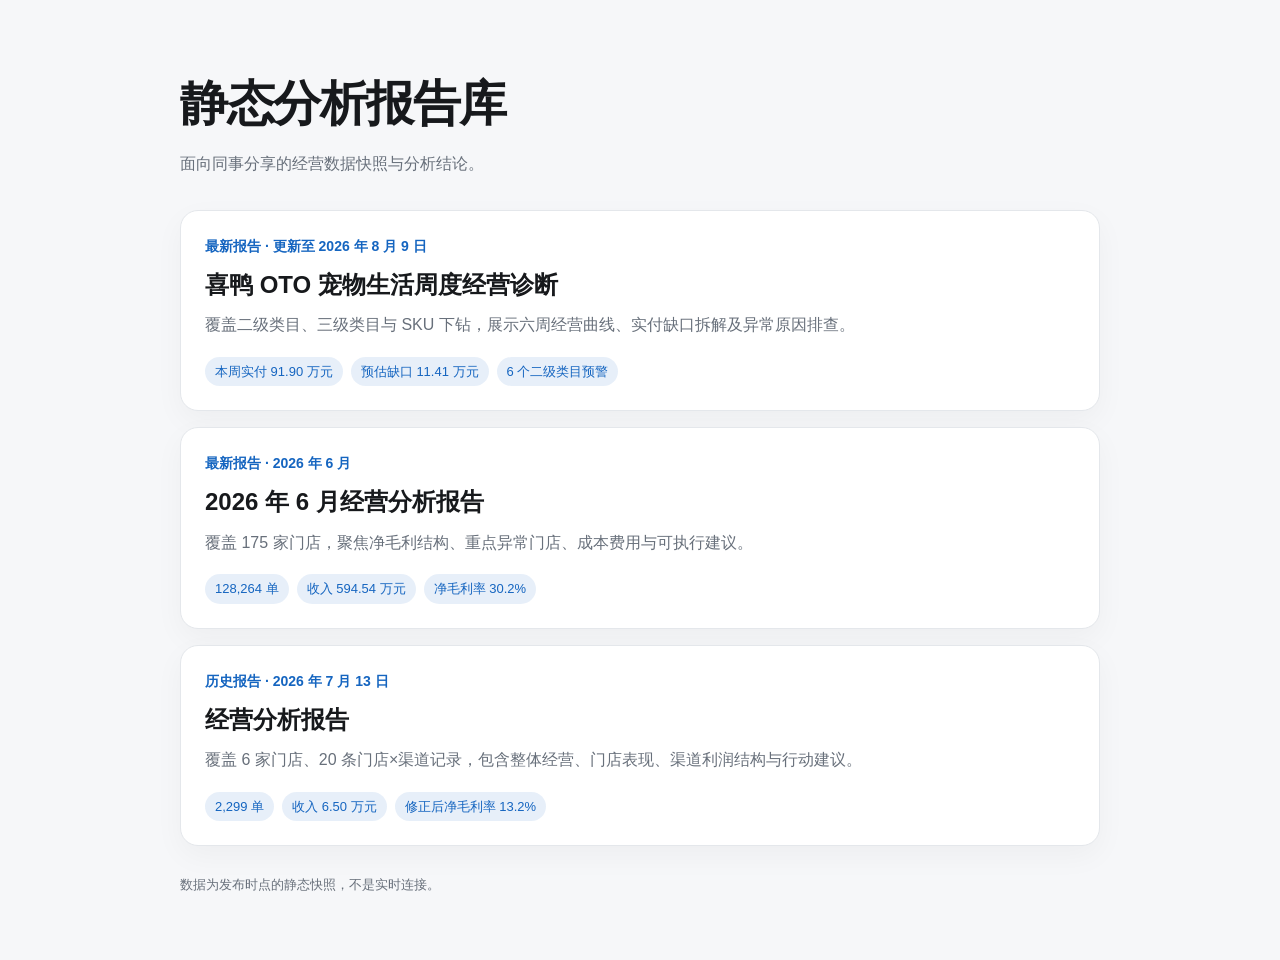
<file: index.html>
<!doctype html>
<html lang="zh-CN">
<head>
  <meta charset="utf-8">
  <meta name="viewport" content="width=device-width,initial-scale=1">
  <meta name="color-scheme" content="light dark">
  <title>静态分析报告库</title>
  <style>
    :root { color-scheme: light dark; --bg:#f6f7f9; --panel:#fff; --text:#17191c; --muted:#68707b; --line:#e4e7eb; --brand:#1565c0; }
    @media (prefers-color-scheme:dark) { :root { --bg:#111315; --panel:#1a1d21; --text:#f1f3f5; --muted:#a9b0ba; --line:#30343a; --brand:#82b1ff; } }
    * { box-sizing:border-box; }
    body { margin:0; background:var(--bg); color:var(--text); font:16px/1.65 -apple-system,BlinkMacSystemFont,"Segoe UI","PingFang SC","Microsoft YaHei",sans-serif; }
    main { width:min(920px,calc(100% - 32px)); margin:0 auto; padding:64px 0; }
    header { margin-bottom:32px; }
    h1 { margin:0 0 8px; font-size:clamp(30px,5vw,48px); letter-spacing:-.03em; }
    p { margin:0; color:var(--muted); }
    .card { display:block; padding:24px; border:1px solid var(--line); border-radius:18px; background:var(--panel); color:inherit; text-decoration:none; box-shadow:0 10px 30px rgb(0 0 0 / .04); transition:transform .15s ease,border-color .15s ease; }
    .card + .card { margin-top:16px; }
    .card:hover { transform:translateY(-2px); border-color:var(--brand); }
    .meta { color:var(--brand); font-weight:650; font-size:14px; }
    h2 { margin:7px 0 8px; font-size:24px; }
    .tags { display:flex; flex-wrap:wrap; gap:8px; margin-top:18px; }
    .tag { padding:4px 10px; border-radius:999px; background:color-mix(in srgb,var(--brand) 10%,transparent); color:var(--brand); font-size:13px; }
    footer { margin-top:28px; color:var(--muted); font-size:13px; }
  </style>
</head>
<body>
  <main>
    <header>
      <h1>静态分析报告库</h1>
      <p>面向同事分享的经营数据快照与分析结论。</p>
    </header>
    <a class="card" href="reports/2026-08-14-xiya-oto-pet-weekly/">
      <div class="meta">最新报告 · 更新至 2026 年 8 月 9 日</div>
      <h2>喜鸭 OTO 宠物生活周度经营诊断</h2>
      <p>覆盖二级类目、三级类目与 SKU 下钻，展示六周经营曲线、实付缺口拆解及异常原因排查。</p>
      <div class="tags"><span class="tag">本周实付 91.90 万元</span><span class="tag">预估缺口 11.41 万元</span><span class="tag">6 个二级类目预警</span></div>
    </a>
    <a class="card" href="reports/2026-07-14-june-operating-analysis/">
      <div class="meta">最新报告 · 2026 年 6 月</div>
      <h2>2026 年 6 月经营分析报告</h2>
      <p>覆盖 175 家门店，聚焦净毛利结构、重点异常门店、成本费用与可执行建议。</p>
      <div class="tags"><span class="tag">128,264 单</span><span class="tag">收入 594.54 万元</span><span class="tag">净毛利率 30.2%</span></div>
    </a>
    <a class="card" href="reports/2026-07-13-operating-analysis/">
      <div class="meta">历史报告 · 2026 年 7 月 13 日</div>
      <h2>经营分析报告</h2>
      <p>覆盖 6 家门店、20 条门店×渠道记录，包含整体经营、门店表现、渠道利润结构与行动建议。</p>
      <div class="tags"><span class="tag">2,299 单</span><span class="tag">收入 6.50 万元</span><span class="tag">修正后净毛利率 13.2%</span></div>
    </a>
    <footer>数据为发布时点的静态快照，不是实时连接。</footer>
  </main>
</body>
</html>
</file>
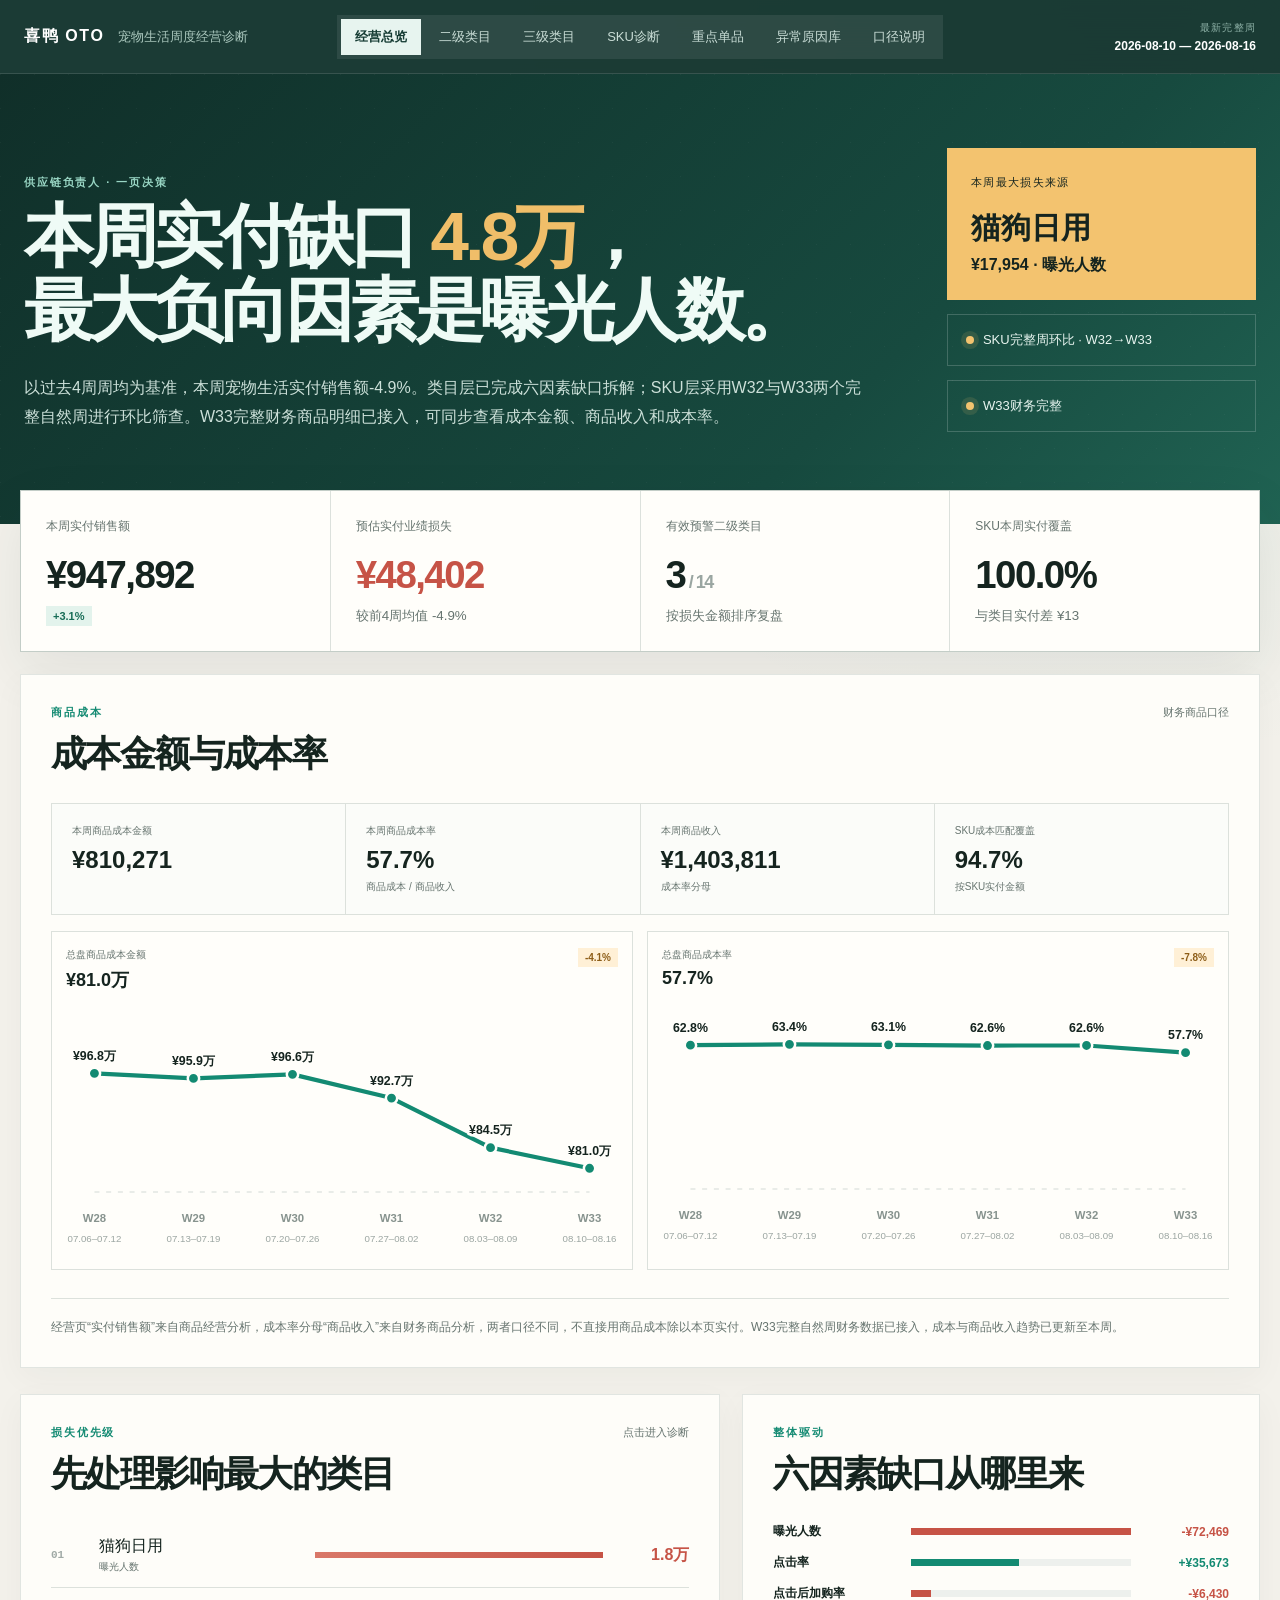
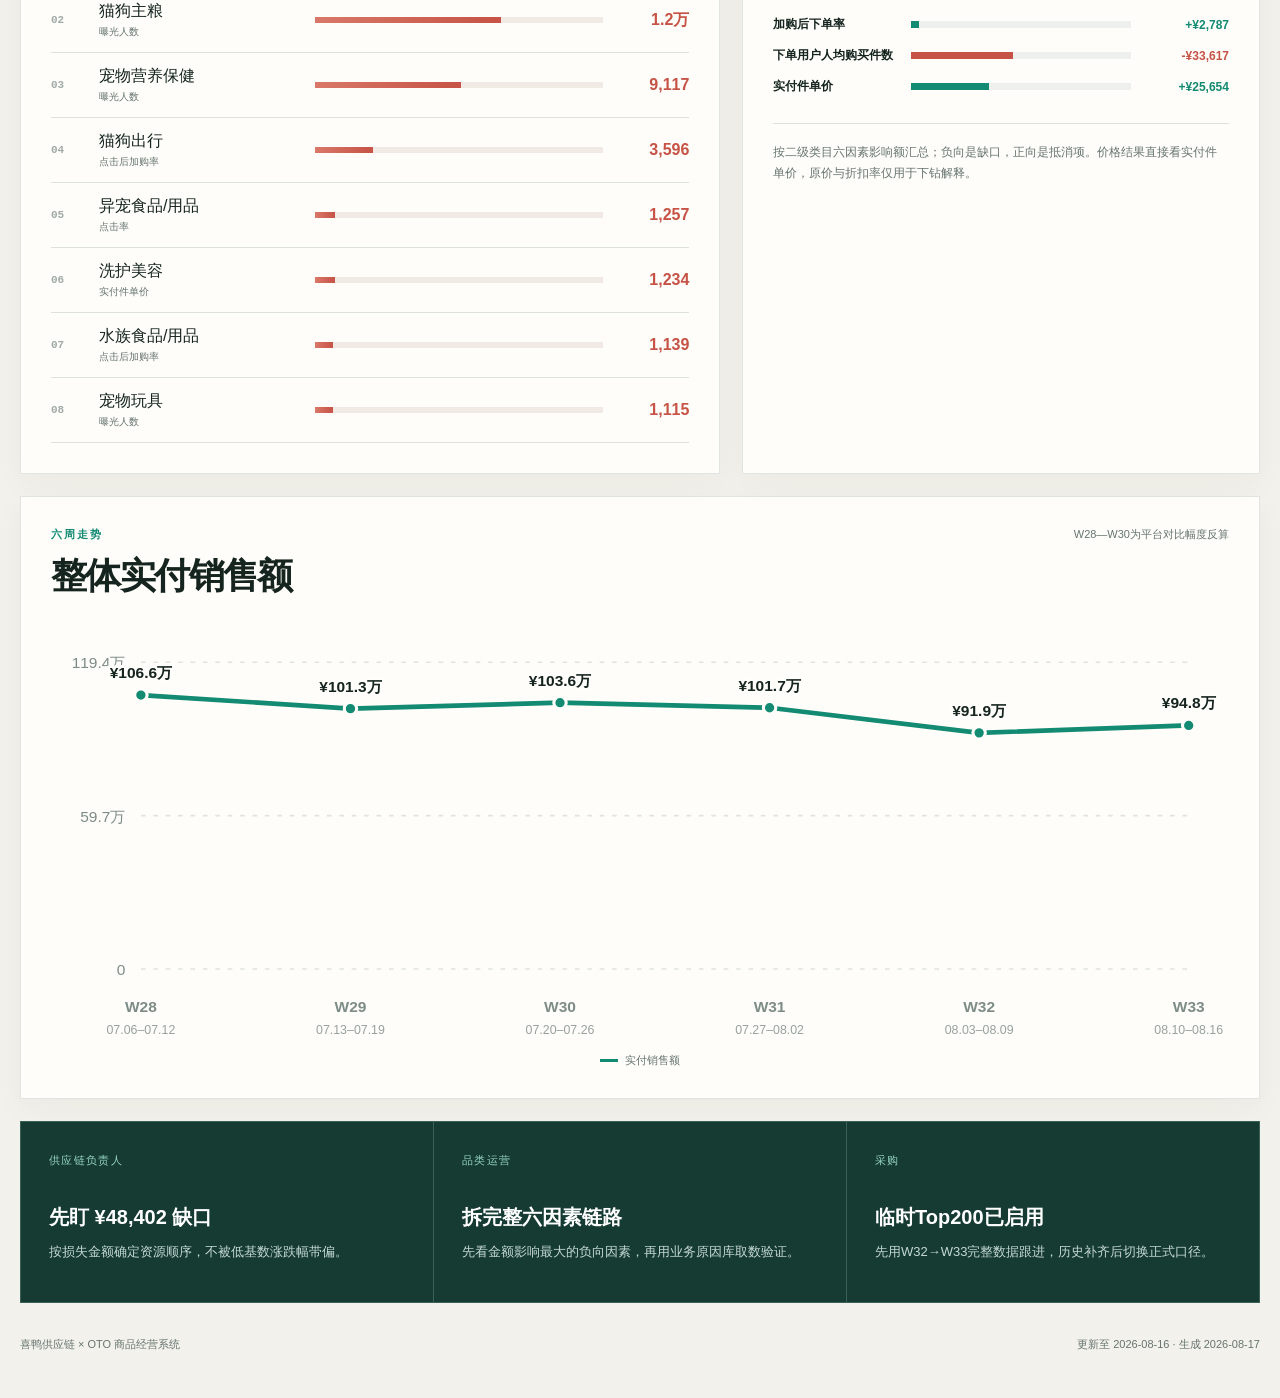
<file: reports/2026-08-14-xiya-oto-pet-weekly/index.html>
<!doctype html>
<html lang="zh-CN">
  <head>
    <meta charset="UTF-8" />
    <meta name="viewport" content="width=device-width, initial-scale=1.0" />
    <meta name="description" content="喜鸭 OTO 宠物生活周度经营诊断" />
    <title>喜鸭 OTO｜宠物生活经营决策看板</title>
    <script type="module" crossorigin src="./assets/index-Dbuti-pf.js"></script>
    <link rel="stylesheet" crossorigin href="./assets/index-DSlEq-Fm.css">
  </head>
  <body><div id="root"></div></body>
</html>
</file>
<file: reports/2026-08-14-xiya-oto-pet-weekly/assets/index-DSlEq-Fm.css>
:root{--ink:#15241f;--muted:#66746f;--paper:#f3f1eb;--panel:#fffefa;--deep:#153b33;--teal:#138a72;--mint:#99d6c4;--red:#c65346;--red-soft:#f9e7e3;--gold:#d99a3d;--amber-soft:#fff0d6;--green-soft:#e3f3ec;--line:#dce1dc;--shadow:0 20px 55px #19393014}*{box-sizing:border-box}html{scroll-behavior:smooth}body{color:var(--ink);background:radial-gradient(circle at 88% 0, #138a7217, transparent 24%), var(--paper);margin:0;font-family:-apple-system,BlinkMacSystemFont,Segoe UI,PingFang SC,Microsoft YaHei,sans-serif}button,input,select{font:inherit;color:inherit}button{cursor:pointer}main{min-height:100vh}.topbar{z-index:20;color:#fff;-webkit-backdrop-filter:blur(18px);backdrop-filter:blur(18px);background:#12342df5;border-bottom:1px solid #ffffff1f;grid-template-columns:1fr auto 1fr;align-items:center;min-height:74px;padding:0 max(24px,50vw - 720px);display:grid;position:sticky;top:0}.brand{align-items:baseline;gap:14px;display:flex}.brand span{letter-spacing:.1em;font-weight:850}.brand small{color:#aac7bd}.topbar nav{background:#ffffff14;gap:4px;padding:4px;display:flex}.topbar nav button{color:#c9ddd6;background:0 0;border:0;padding:9px 14px;font-size:13px}.topbar nav button.active{color:var(--deep);background:#e7f4ef;font-weight:760}.period{text-align:right;justify-self:end}.period span,.period strong{display:block}.period span{color:#8eb2a7;letter-spacing:.12em;font-size:10px}.period strong{margin-top:4px;font-size:12px}.hero{color:#effbf6;background:linear-gradient(120deg,#ffffff0a 1px,#0000 1px) 0 0/34px 34px,linear-gradient(135deg,#102f29,#174a3f 68%,#206353);grid-template-columns:1.5fr .55fr;align-items:end;gap:80px;padding:74px max(24px,50vw - 660px) 92px;display:grid}.eyebrow{color:var(--teal);letter-spacing:.17em;text-transform:uppercase;margin:0 0 10px;font-size:11px;font-weight:850}.hero .eyebrow{color:var(--mint)}h1{letter-spacing:-.055em;margin:0;font-size:clamp(38px,5.4vw,76px);line-height:1.06}.hero h1 em{color:#f0be69;font-style:normal}.hero-copy{color:#cce0d9;max-width:850px;margin:26px 0 0;font-size:16px;line-height:1.85}.hero-side{gap:14px;display:grid}.signal{color:var(--ink);background:#f3c36f;padding:24px}.signal span{letter-spacing:.12em;font-size:11px}.signal strong{margin:18px 0 6px;font-size:30px;display:block}.signal p{margin:0;font-weight:700}.gate{color:#e8f5f0;border:1px solid #ffffff2e;padding:16px 18px;font-size:13px}.gate .dot{background:#f3c36f;border-radius:50%;width:8px;height:8px;margin-right:9px;display:inline-block;box-shadow:0 0 0 5px #f3c36f1f}.kpis,.overview-grid,.weekly-panel,.action-cards,.workspace,footer{width:min(1320px,100% - 40px);margin-inline:auto}.kpis{background:var(--line);box-shadow:var(--shadow);border:1px solid #153b331f;grid-template-columns:repeat(4,1fr);gap:1px;margin-top:-34px;display:grid}.kpis article{background:var(--panel);min-height:152px;padding:25px}.kpis span:first-child{color:var(--muted);font-size:12px}.kpis strong{letter-spacing:-.04em;margin:18px 0 9px;font-size:clamp(27px,3vw,39px);display:block}.kpis strong b{color:#9aa6a1;font-size:18px}.kpis small{color:var(--muted)}.cost-overview{width:min(1320px,100% - 40px);margin:22px auto 0}.cost-overview-kpis{background:var(--line);border:1px solid var(--line);grid-template-columns:repeat(4,1fr);gap:1px;display:grid}.cost-overview-kpis>div{background:#fbfcf9;padding:20px}.cost-overview-kpis span,.cost-overview-kpis small{color:var(--muted);font-size:10px;display:block}.cost-overview-kpis strong{margin:8px 0 6px;font-size:24px;display:block}.cost-trend-grid{grid-template-columns:1fr 1fr;gap:14px;margin-top:16px;display:grid}.loss-number{color:var(--red)!important}.change{font-variant-numeric:tabular-nums;padding:4px 7px;font-size:11px;font-weight:800;display:inline-flex}.change.down{color:#a93f35;background:var(--red-soft)}.change.soft-down{color:#8d5d17;background:var(--amber-soft)}.change.up{color:#176c56;background:var(--green-soft)}.change.flat{color:var(--muted);background:#ecefec}.status{white-space:nowrap;align-items:center;gap:6px;padding:4px 7px;font-size:10px;font-weight:750;display:inline-flex}.status i{border-radius:50%;width:6px;height:6px}.status.red{color:#a53c31;background:var(--red-soft)}.status.red i{background:var(--red)}.status.amber{color:#8c5911;background:var(--amber-soft)}.status.amber i{background:var(--gold)}.status.green{color:#176c56;background:var(--green-soft)}.status.green i{background:var(--teal)}.status.gray{color:#6b7571;background:#ecefec}.status.gray i{background:#8d9994}.overview-grid{grid-template-columns:1.15fr .85fr;gap:22px;margin-top:26px;display:grid}.panel{background:#fffefaf5;border:1px solid #153b331f;padding:30px;box-shadow:0 9px 30px #16352d0a}.panel-head{justify-content:space-between;align-items:flex-start;gap:24px;margin-bottom:24px;display:flex}.panel-head h2,.detail-head h2,.method-cards h2{letter-spacing:-.045em;margin:0;font-size:clamp(24px,3vw,36px)}.panel-head>span{color:var(--muted);font-size:11px}.loss-ranking button{border:0;border-bottom:1px solid var(--line);text-align:left;background:0 0;grid-template-columns:34px minmax(140px,.7fr) 1fr 72px;align-items:center;gap:14px;width:100%;padding:13px 0;display:grid}.loss-ranking button:hover .rank-name strong{color:var(--teal)}.rank{color:#a0aaa6;font:700 11px ui-monospace,SFMono-Regular,Menlo,monospace}.rank-name strong,.rank-name small{display:block}.rank-name small{color:var(--muted);margin-top:3px;font-size:10px}.rank-bar{background:#f0e9e4;height:6px}.rank-bar i{background:linear-gradient(90deg,#d97869,var(--red));height:100%;display:block}.loss-ranking button>strong{color:var(--red);text-align:right}.factor-bars{gap:14px;margin-top:16px;display:grid}.factor-row{grid-template-columns:minmax(150px,1fr) minmax(80px,1.35fr) 86px;align-items:center;gap:12px;display:grid}.factor-meta span,.factor-meta small{display:block}.factor-meta span{font-size:12px;font-weight:760}.factor-meta small{color:var(--muted);margin-top:4px;font-size:9px;line-height:1.5}.factor-meta .change{margin-left:5px;padding:2px 4px;font-size:8px;display:inline-flex}.factor-track{background:#edf0ed;height:7px;overflow:hidden}.factor-track i{height:100%;display:block}.factor-track i.negative{background:var(--red)}.factor-track i.positive{background:var(--teal)}.factor-row>strong{text-align:right;font-size:12px}.negative{color:var(--red)}.positive{color:var(--teal)}.summary-factors .factor-row{grid-template-columns:minmax(125px,.8fr) 1.4fr 86px}.panel-note{color:var(--muted);border-top:1px solid var(--line);margin:28px 0 0;padding-top:18px;font-size:12px;line-height:1.7}.weekly-panel{margin-top:22px}.line-chart-wrap{width:100%}.line-chart{width:100%;height:auto;min-height:210px;display:block;overflow:visible}.line-chart line{stroke:#dfe4df;stroke-dasharray:3 5}.line-chart text{fill:#7e8c87;font-size:10px}.line-chart text.week-axis-label{font-weight:700}.line-chart text.week-axis-label .week-date-label{fill:#97a19d;font-size:8px;font-weight:500}.line-chart text.point-value{fill:var(--ink);paint-order:stroke;stroke:var(--panel);stroke-width:4px;stroke-linejoin:round;font-size:10px;font-weight:800}.line-chart .series{fill:none;stroke-width:3px;stroke-linecap:round;stroke-linejoin:round}.line-chart circle{stroke:var(--panel);stroke-width:2px}.legend{color:var(--muted);justify-content:center;gap:18px;font-size:11px;display:flex}.legend span{align-items:center;gap:7px;display:flex}.legend i{width:18px;height:3px}.action-cards{background:#386158;border:1px solid #386158;grid-template-columns:repeat(3,1fr);gap:1px;margin-top:22px;display:grid}.action-cards article{color:#fff;background:var(--deep);min-height:180px;padding:28px}.action-cards span{color:var(--mint);letter-spacing:.12em;font-size:11px}.action-cards strong{margin:36px 0 10px;font-size:20px;display:block}.action-cards p{color:#c5d9d2;margin:0;font-size:13px;line-height:1.7}.workspace{padding:54px 0 20px}.workspace-head{justify-content:space-between;align-items:flex-end;gap:36px;margin-bottom:30px;display:flex}.workspace-head h1{font-size:clamp(38px,5vw,62px)}.workspace-head p:last-child{color:var(--muted)}.workspace-head label{color:var(--muted);gap:7px;font-size:11px;display:grid}.filters{align-items:flex-end;gap:12px;display:flex}select,input{background:var(--panel);border:1px solid #bdc8c2;border-radius:0;outline:0;min-width:220px;padding:11px 12px}select:focus,input:focus{border-color:var(--teal);box-shadow:0 0 0 3px #138a721a}.category-layout{grid-template-columns:360px 1fr;align-items:start;gap:22px;display:grid}.category-list{background:var(--panel);border:1px solid var(--line);max-height:calc(100vh - 160px);display:grid;overflow-y:auto}.category-list button{border:0;border-bottom:1px solid var(--line);text-align:left;background:0 0;grid-template-columns:1fr auto;gap:6px 12px;padding:16px;display:grid}.category-list button:hover{background:#f2f8f5}.category-list button.active{box-shadow:inset 4px 0 var(--teal);background:#e6f3ee}.category-list button>span:nth-child(2){text-align:right}.category-list strong,.category-list small,.category-list b{display:block}.category-list small{color:var(--muted);margin-top:4px;font-size:10px}.category-list b{color:var(--red);margin-bottom:6px;font-size:12px}.mini-trend{grid-column:1/-1;width:100%;height:34px}.mini-trend path{fill:none;stroke-width:2px}.mini-trend circle{stroke:var(--panel);stroke-width:1.5px}.mini-trend.teal path{stroke:var(--teal)}.mini-trend.teal circle{fill:var(--teal)}.mini-trend.red path{stroke:var(--red)}.mini-trend.red circle{fill:var(--red)}.detail-panel{background:var(--panel);border:1px solid var(--line);box-shadow:var(--shadow);padding:30px}.detail-head{justify-content:space-between;align-items:flex-start;gap:24px;display:flex}.detail-kpis{border-block:1px solid var(--line);grid-template-columns:repeat(3,1fr);margin:26px 0;display:grid}.detail-kpis>div{border-right:1px solid var(--line);padding:20px}.detail-kpis>div:last-child{border-right:0}.detail-kpis span:first-child,.detail-kpis small{color:var(--muted);font-size:11px;display:block}.detail-kpis strong{margin:9px 0 7px;font-size:22px;display:block}.detail-grid{grid-template-columns:1.18fr .82fr;gap:16px;display:grid}.chart-card,.driver-card{border:1px solid var(--line);background:#fbfcf9;min-width:0;padding:20px}.card-label{color:var(--muted);letter-spacing:.08em;font-size:11px}.equation{color:var(--muted);background:#eef2ee;margin-top:25px;padding:12px;font-size:11px}.diagnosis-strip{color:#fff;background:#356157;grid-template-columns:1fr 1fr;gap:1px;margin-top:16px;display:grid}.diagnosis-strip>div{background:var(--deep);padding:20px}.diagnosis-strip span{color:var(--mint);letter-spacing:.12em;font-size:10px}.diagnosis-strip p{margin:8px 0 0;font-size:13px;line-height:1.7}.all-curves{border:1px solid var(--line);background:#f8faf7;margin-top:18px;padding:24px}.all-curves-head{justify-content:space-between;align-items:flex-end;gap:22px;margin-bottom:18px;display:flex}.all-curves-head h3{letter-spacing:-.035em;margin:0;font-size:24px}.all-curves-head>span{color:var(--muted);font-size:10px}.metric-curve-grid{grid-template-columns:repeat(3,minmax(0,1fr));gap:12px;display:grid}.metric-curve{border:1px solid var(--line);background:var(--panel);min-width:0;padding:16px 14px 10px}.metric-curve-head{justify-content:space-between;align-items:flex-start;gap:10px;display:flex}.metric-curve-head span,.metric-curve-head strong{display:block}.metric-curve-head span{color:var(--muted);font-size:10px}.metric-curve-head strong{margin-top:6px;font-size:18px}.metric-curve svg{width:100%;height:auto;margin-top:6px;display:block;overflow:visible}.metric-curve svg>line{stroke:#e2e6e2;stroke-dasharray:3 4}.metric-curve svg>path{fill:none;stroke:var(--teal);stroke-width:2.5px;stroke-linecap:round;stroke-linejoin:round}.metric-curve svg circle{fill:var(--teal);stroke:var(--panel);stroke-width:1.5px}.metric-curve svg text{fill:var(--ink);paint-order:stroke;stroke:var(--panel);stroke-width:3px;stroke-linejoin:round;font-size:7.4px;font-weight:750}.metric-curve svg text.metric-week{fill:#87938e;stroke:none;font-size:6.8px;font-weight:600}.metric-curve svg text.metric-week .metric-week-date{fill:#9ca6a2;font-size:5.8px;font-weight:500}.compact-list button{padding:13px 15px}.sku-clues{background:var(--panel);border:1px solid var(--line);margin-top:18px;padding:26px}.sku-clues article{border-top:1px solid var(--line);grid-template-columns:1fr 130px 150px;gap:16px;padding:15px 0;display:grid}.sku-clues strong,.sku-clues small,.sku-clues span,.sku-clues b{display:block}.sku-clues small,.sku-clues span{color:var(--muted);margin-top:5px;font-size:11px}.empty{color:var(--muted)}.coverage-banner{color:#fff;background:#496d64;border:1px solid #496d64;grid-template-columns:.6fr .6fr .45fr 1.45fr;gap:1px;margin-bottom:22px;display:grid}.coverage-banner>div{background:var(--deep);padding:26px}.coverage-banner span{color:var(--mint);font-size:11px}.coverage-banner strong{margin-top:14px;font-size:30px;display:block}.coverage-rule b{color:#f1c274}.coverage-rule p{color:#c9dbd5;margin:10px 0 0;line-height:1.7}.sku-opportunity{margin-bottom:22px}.sku-opportunity-list{grid-template-columns:1fr 1fr;gap:0 28px;display:grid}.sku-opportunity-list.rich{grid-template-columns:1fr}.sku-opportunity-list article{border-top:1px solid var(--line);grid-template-columns:30px minmax(0,1fr) 145px 90px;align-items:center;gap:12px;padding:14px 0;display:grid}.sku-opportunity-list article>span{color:#9aa6a1;font:700 11px ui-monospace,SFMono-Regular,Menlo,monospace}.sku-opportunity-list article div strong,.sku-opportunity-list article div small,.sku-opportunity-list article div b{display:block}.sku-opportunity-list article div small{color:var(--muted);margin-top:4px;font-size:10px}.sku-opportunity-list article div p{color:#364c45;margin:7px 0 0;font-size:11px;line-height:1.5}.sku-opportunity-list article div em{color:#8b6324;margin-top:4px;font-size:10px;font-style:normal;line-height:1.5;display:block}.sku-opportunity-list article>strong{color:var(--red);text-align:right}.sku-table{padding:0;overflow:auto}.sku-table table{border-collapse:collapse;width:100%;font-size:12px}.sku-table th,.sku-table td{border-bottom:1px solid var(--line);white-space:nowrap;text-align:right;vertical-align:top;padding:13px 14px}.sku-table th{color:#fff;background:var(--deep);letter-spacing:.04em;font-size:10px}.sku-table th:first-child,.sku-table td:first-child{text-align:left;white-space:normal;min-width:340px}.sku-table td:nth-child(2){text-align:left}.sku-table td strong,.sku-table td small{display:block}.sku-table td small{color:var(--muted);margin-top:4px;font-size:10px}.sku-table .evidence-cell{white-space:normal;text-align:left;min-width:320px;max-width:380px;color:var(--muted);line-height:1.6}.sku-diagnosis-kpis{grid-template-columns:.72fr .72fr .72fr 1.6fr}.sku-result-panel,.sku-factor-panel{margin-bottom:22px}.segmented{background:#edf1ee;padding:3px;display:flex}.segmented button{color:var(--muted);background:0 0;border:0;padding:9px 14px;font-size:11px}.segmented button.active{color:#fff;background:var(--teal);font-weight:800}.result-controls{align-items:flex-end;gap:12px;display:flex}.result-controls label{color:var(--muted);gap:5px;font-size:10px;display:grid}.result-controls select{min-width:270px;padding:8px 10px}.sku-result-state{min-height:220px;color:var(--muted);border:1px solid var(--line);background:#fbfcf9;place-items:center;display:grid}.sku-result-state.error{color:var(--red)}.sku-diagnosis-layout{grid-template-columns:380px minmax(0,1fr);align-items:start;gap:18px;display:grid}.sku-result-list{border:1px solid var(--line);max-height:650px;display:grid;overflow-y:auto}.sku-result-list button{border:0;border-bottom:1px solid var(--line);text-align:left;background:#fff;grid-template-columns:26px minmax(0,1fr) 84px;align-items:center;gap:10px;padding:13px;display:grid}.sku-result-list button:hover,.sku-result-list button.active{background:#eef7f3}.sku-result-list button.active{box-shadow:inset 4px 0 var(--teal)}.sku-result-list button>span{color:#9aa6a1;font:700 10px ui-monospace,SFMono-Regular,Menlo,monospace}.sku-result-list strong,.sku-result-list small{display:block}.sku-result-list strong{font-size:11px;line-height:1.45}.sku-result-list small{color:var(--muted);margin-top:4px;font-size:9px}.sku-result-list b{text-align:right;font-size:11px}.sku-result-detail{border:1px solid var(--line);background:#fbfcf9;min-height:650px;padding:24px}.sku-result-detail .detail-head h2{max-width:700px;font-size:26px;line-height:1.25}.sku-result-detail .detail-head small{color:var(--muted);margin-top:8px;display:block}.result-pill{white-space:nowrap;background:#edf1ee;padding:8px 10px;font-size:14px;font-weight:850}.sku-result-kpis{background:var(--line);border:1px solid var(--line);grid-template-columns:repeat(3,1fr);gap:1px;margin:22px 0;display:grid}.sku-result-kpis div{background:#fff;padding:16px}.sku-result-kpis span,.sku-result-kpis strong{display:block}.sku-result-kpis span{color:var(--muted);font-size:10px}.sku-result-kpis strong{margin-top:8px;font-size:17px}.sku-data-warning,.sku-cause-note{margin-top:16px;padding:16px}.sku-data-warning{border-left:4px solid var(--red);background:#fff0ed}.sku-data-warning p,.sku-cause-note p{margin:7px 0 0;font-size:12px;line-height:1.65}.sku-data-warning p{color:#74463e}.sku-cause-note{border-left:4px solid var(--gold);background:#fff4df}.sku-cause-note p{color:#5c5548}.factor-controls{align-items:flex-end;gap:12px;display:flex}.factor-controls label{color:var(--muted);gap:5px;font-size:10px;display:grid}.factor-controls select{min-width:190px;padding:8px 10px}.sku-factor-panel>.sku-table{margin:0 -30px -1px}.sku-factor-panel>.sku-table table{width:100%}.sku-factor-panel>.panel-note{margin-top:0;padding:18px 0 0}.detail-kpis{grid-template-columns:repeat(5,1fr)}.sku-clues article{grid-template-columns:minmax(0,1fr) 110px 110px 110px}.sku-cost-kpis{background:#d9e2de;border:1px solid #d9e2de;grid-template-columns:repeat(3,1fr);gap:1px;margin:-10px 0 22px;display:grid}.sku-cost-kpis>div{background:#f2f7f4;padding:14px 16px}.sku-cost-kpis span,.sku-cost-kpis strong,.sku-cost-kpis small{display:block}.sku-cost-kpis span,.sku-cost-kpis small{color:var(--muted);font-size:10px}.sku-cost-kpis strong{margin:7px 0 5px;font-size:15px}.sku-unit-economics{background:#eef7f3;border:1px solid #d7e4df;margin:-10px 0 22px;padding:16px}.sku-unit-economics-head{justify-content:space-between;align-items:flex-end;gap:16px;margin-bottom:12px;display:flex}.sku-unit-economics-head span,.sku-unit-economics-head strong{display:block}.sku-unit-economics-head span,.sku-unit-economics-head small{color:var(--muted);font-size:10px}.sku-unit-economics-head strong{margin-top:5px;font-size:16px}.sku-unit-economics-kpis{background:#cddbd6;border:1px solid #cddbd6;grid-template-columns:repeat(3,1fr);gap:1px;display:grid}.sku-unit-economics-kpis>article{background:#fff;padding:14px 16px}.sku-unit-economics-kpis span,.sku-unit-economics-kpis small{color:var(--muted);font-size:10px;display:block}.unit-week-values{grid-template-columns:1fr auto 1fr;align-items:end;gap:8px;margin-top:12px;display:grid}.unit-week-values strong{color:var(--ink);margin-top:4px;font-size:17px;display:block}.unit-week-values i{color:#91a099;align-self:center;font-size:12px;font-style:normal}.sku-unit-economics-kpis>article>b{margin-top:10px;font-size:10px;display:inline-block}.sku-unit-economics-kpis>article>b.flat{color:var(--muted)}.sku-unit-economics-kpis>article>p{color:var(--muted);margin:7px 0 0;font-size:9px;line-height:1.5}.sku-price-explain{color:var(--muted);background:#e3eeea;align-items:flex-start;gap:12px;margin-top:12px;padding:11px 13px;font-size:10px;line-height:1.6;display:flex}.sku-price-explain b{color:var(--teal);flex:none}.cost-rate-anomaly{background:#f7faf8;border:1px solid #d7e0dc;margin:18px 0 22px;padding:20px}.cost-rate-anomaly.negative{border-left:5px solid var(--red);background:#fff6f3}.cost-rate-anomaly.positive{border-left:5px solid var(--teal);background:#f1faf6}.cost-rate-anomaly-head{justify-content:space-between;align-items:flex-start;gap:20px;display:flex}.cost-rate-anomaly-head h3{color:var(--ink);margin:5px 0 0;font-size:22px}.cost-rate-anomaly-head>span{color:var(--ink);background:#e9eeeb;padding:7px 9px;font-size:12px;font-weight:800}.cost-rate-anomaly.negative .cost-rate-anomaly-head>span{color:var(--red);background:#fee6e0}.cost-rate-anomaly.positive .cost-rate-anomaly-head>span{color:var(--teal);background:#dff2ea}.cost-rate-anomaly-kpis{background:#d8e0dc;border:1px solid #d8e0dc;grid-template-columns:repeat(3,1fr);gap:1px;margin-top:16px;display:grid}.cost-rate-anomaly-kpis>div{background:#fff;padding:14px 16px}.cost-rate-anomaly-kpis span,.cost-rate-anomaly-kpis strong{display:block}.cost-rate-anomaly-kpis span{color:var(--muted);font-size:10px}.cost-rate-anomaly-kpis strong{margin-top:7px;font-size:18px}.cost-rate-anomaly>p{color:var(--muted);margin:14px 0 0;font-size:10px;line-height:1.7}.focus-view{max-width:1320px}.focus-provisional-note{border:1px solid #e0c28c;border-left:6px solid var(--gold);background:#fff4df;justify-content:space-between;align-items:center;gap:28px;margin-bottom:18px;padding:20px 24px;display:flex}.focus-provisional-note b{color:#7d5720}.focus-provisional-note p{color:#665c4c;margin:6px 0 0;font-size:12px;line-height:1.65}.focus-provisional-note span{color:#8b6324;flex:none;font-size:11px;font-weight:800}.focus-gate-alert{color:#fff;background:var(--deep);border-left:7px solid var(--gold);grid-template-columns:1fr auto;align-items:center;gap:28px;padding:32px;display:grid}.focus-gate-alert span{color:var(--mint);letter-spacing:.12em;font-size:10px}.focus-gate-alert h2{margin:9px 0 8px;font-size:32px}.focus-gate-alert p{color:#c7dad3;max-width:800px;margin:0;line-height:1.7}.focus-gate-alert>strong{white-space:nowrap;font-size:48px}.focus-gate-alert>strong small{color:#c7dad3;font-size:13px}.focus-audit-grid{grid-template-columns:repeat(5,1fr);gap:10px;margin:18px 0;display:grid}.focus-audit-grid article{background:var(--panel);border:1px solid var(--line);border-top:4px solid var(--red);min-width:0;padding:18px}.focus-audit-grid article.passed{border-top-color:var(--teal)}.focus-audit-grid article>div{justify-content:space-between;align-items:center;gap:10px;display:flex}.focus-audit-grid article>div span{color:var(--muted);font-size:10px}.focus-audit-grid article>div b{color:var(--red);background:#fee8e2;padding:4px 6px;font-size:9px}.focus-audit-grid article.passed>div b{color:var(--teal);background:#e1f3ec}.focus-audit-grid h3{margin:18px 0 12px;font-size:16px}.focus-audit-grid strong,.focus-audit-grid small{display:block}.focus-audit-grid strong{font-size:16px}.focus-audit-grid small{color:var(--muted);margin-top:6px;font-size:9px;line-height:1.5}.focus-audit-grid p{color:#52655f;border-top:1px solid var(--line);margin:16px 0 0;padding-top:13px;font-size:10px;line-height:1.65}.focus-ready>div:last-of-type{flex-wrap:wrap;gap:8px;display:flex}.focus-ready>div:last-of-type span{color:var(--teal);background:#e6f3ee;padding:9px 12px;font-size:11px;font-weight:800}.focus-summary{grid-template-columns:repeat(5,1fr)}.focus-controls{background:var(--panel);border:1px solid var(--line);grid-template-columns:repeat(4,1fr);gap:12px;margin:20px 0;padding:18px;display:grid}.focus-controls label{color:var(--muted);gap:6px;font-size:10px;display:grid}.focus-controls select,.focus-controls input{width:100%;min-width:0}.focus-layout{grid-template-columns:380px minmax(0,1fr);align-items:start;gap:18px;display:grid}.focus-list{background:var(--panel);border:1px solid var(--line);max-height:850px;display:grid;overflow-y:auto}.focus-list button{border:0;border-bottom:1px solid var(--line);text-align:left;background:#fff;grid-template-columns:30px minmax(0,1fr) 88px;align-items:center;gap:10px;padding:13px;display:grid}.focus-list button:hover,.focus-list button.active{background:#eef7f3}.focus-list button.active{box-shadow:inset 4px 0 var(--teal)}.focus-list button>span{color:#9aa6a1;font:700 10px ui-monospace,SFMono-Regular,Menlo,monospace}.focus-list strong,.focus-list small{display:block}.focus-list strong{font-size:11px;line-height:1.45}.focus-list small{color:var(--muted);margin-top:4px;font-size:9px}.focus-list b{text-align:right;font-size:10px}.focus-detail{border:1px solid var(--line);background:#fbfcf9;padding:24px}.focus-detail .detail-head h2{max-width:720px;font-size:27px;line-height:1.25}.focus-detail .detail-head small{color:var(--muted);margin-top:8px;display:block}.focus-detail-kpis{background:var(--line);border:1px solid var(--line);grid-template-columns:repeat(4,1fr);gap:1px;margin:22px 0;display:grid}.focus-detail-kpis>div{background:#fff;padding:16px}.focus-detail-kpis span,.focus-detail-kpis strong{display:block}.focus-detail-kpis span{color:var(--muted);font-size:10px}.focus-detail-kpis strong{margin:8px 0 6px;font-size:17px}.focus-curves{grid-template-columns:repeat(3,minmax(0,1fr))}.focus-curve{background:#fff}.guide-view{max-width:1180px}.diagnostic-flow{color:#fff;background:#46695f;border:1px solid #46695f;grid-template-columns:repeat(4,1fr);gap:1px;margin-bottom:24px;display:grid}.diagnostic-flow article{background:var(--deep);min-height:160px;padding:24px}.diagnostic-flow b{color:#f1c274;font:700 11px ui-monospace,SFMono-Regular,Menlo,monospace}.diagnostic-flow strong{margin-top:24px;font-size:18px;display:block}.diagnostic-flow p{color:#c7dad3;margin:8px 0 0;font-size:12px;line-height:1.65}.guide-grid{grid-template-columns:1fr 1fr;gap:16px;display:grid}.guide-grid article{background:var(--panel);border:1px solid var(--line);padding:28px;box-shadow:0 9px 30px #16352d0a}.guide-title{border-bottom:1px solid var(--line);align-items:baseline;gap:14px;padding-bottom:18px;display:flex}.guide-title span{color:var(--teal);font:700 11px ui-monospace,SFMono-Regular,Menlo,monospace}.guide-title h2{margin:0;font-size:25px}.guide-grid dl,.guide-grid dd{margin:0}.guide-grid dl>div{border-bottom:1px solid var(--line);padding:16px 0}.guide-grid dl>div:last-child{border-bottom:0;padding-bottom:0}.guide-grid dt{color:var(--teal);letter-spacing:.1em;font-size:10px;font-weight:800}.guide-grid dd{color:#394c46;margin-top:7px;font-size:13px;line-height:1.75}.method-view{max-width:1180px}.method-cards{background:#46695f;border:1px solid #46695f;grid-template-columns:repeat(3,1fr);gap:1px;display:grid}.method-cards article{color:#fff;background:var(--deep);min-height:260px;padding:28px}.method-cards b{color:#f1c274;font:700 12px ui-monospace,SFMono-Regular,Menlo,monospace}.method-cards h2{margin-top:62px}.method-cards p{color:#c7dad3;line-height:1.75}.audit-note{background:#fff4df;border:1px solid #e0c28c;margin-top:22px;padding:28px}.audit-note p{margin:8px 0 0;line-height:1.7}footer{color:var(--muted);justify-content:space-between;padding:34px 0 46px;font-size:11px;display:flex}@media (max-width:1080px){.topbar{grid-template-columns:1fr auto}.topbar nav{border-top:1px solid #ffffff1a;order:3;grid-column:1/-1;justify-content:center;margin:0 -24px}.period{display:none}.hero,.overview-grid,.category-layout,.sku-diagnosis-layout,.focus-layout{grid-template-columns:1fr}.hero{gap:36px}.category-list{max-height:440px}.detail-grid{grid-template-columns:1fr}.metric-curve-grid{grid-template-columns:repeat(2,minmax(0,1fr))}.coverage-banner{grid-template-columns:1fr 1fr}.sku-opportunity-list{grid-template-columns:1fr}.diagnostic-flow{grid-template-columns:1fr 1fr}.sku-result-list,.focus-list{max-height:380px}.sku-result-detail{min-height:0}.focus-audit-grid{grid-template-columns:repeat(3,1fr)}.focus-controls{grid-template-columns:1fr 1fr}}@media (max-width:760px){.topbar{padding:12px 14px 0}.brand small{display:none}.topbar nav{justify-content:flex-start;margin-top:12px;overflow-x:auto}.topbar nav button{white-space:nowrap}.hero{padding:54px 20px 70px}.kpis,.action-cards,.detail-kpis,.coverage-banner,.method-cards,.focus-detail-kpis{grid-template-columns:1fr 1fr}.workspace-head{flex-direction:column;align-items:flex-start}.filters,.factor-controls,.result-controls{flex-direction:column;align-items:stretch;width:100%}.filters label,select,input{width:100%}.result-controls select{width:100%;min-width:0}.diagnosis-strip,.guide-grid,.sku-clues article{grid-template-columns:1fr}.sku-opportunity-list article{grid-template-columns:26px 1fr 82px}.sku-opportunity-list article>div:nth-child(3){display:none}.factor-row{grid-template-columns:1fr 78px}.factor-track{grid-area:2/1/auto/-1}.sku-result-kpis{grid-template-columns:1fr}.workspace{padding-top:34px}.focus-audit-grid{grid-template-columns:1fr 1fr}.focus-gate-alert{grid-template-columns:1fr;align-items:start}.focus-provisional-note{flex-direction:column;align-items:flex-start}.focus-controls{grid-template-columns:1fr}}@media (max-width:520px){h1{font-size:42px}.kpis,.action-cards,.detail-kpis,.coverage-banner,.method-cards,.diagnostic-flow,.focus-detail-kpis{grid-template-columns:1fr}.kpis article{min-height:125px}.panel,.detail-panel{padding:20px}.loss-ranking button{grid-template-columns:28px 1fr 62px}.rank-bar{display:none}.detail-kpis>div{border-right:0;border-bottom:1px solid var(--line)}.overview-grid,.weekly-panel,.workspace,.kpis,.action-cards,footer{width:calc(100% - 22px)}.hero-copy{font-size:14px}.line-chart{min-height:180px}.all-curves{padding:17px 12px}.all-curves-head{flex-direction:column;align-items:flex-start}.metric-curve-grid{grid-template-columns:1fr}.method-cards article{min-height:200px}.method-cards h2{margin-top:34px}.focus-audit-grid{grid-template-columns:1fr}footer{flex-direction:column;gap:8px}}@media (max-width:1080px){.detail-kpis{grid-template-columns:repeat(3,1fr)}}@media (max-width:760px){.cost-overview-kpis,.detail-kpis{grid-template-columns:1fr 1fr}.cost-trend-grid,.sku-cost-kpis,.sku-unit-economics-kpis,.cost-rate-anomaly-kpis{grid-template-columns:1fr}.sku-unit-economics-head{flex-direction:column;align-items:flex-start}}@media (max-width:520px){.cost-overview-kpis,.detail-kpis{grid-template-columns:1fr}.cost-overview{width:calc(100% - 22px)}}
</file>
